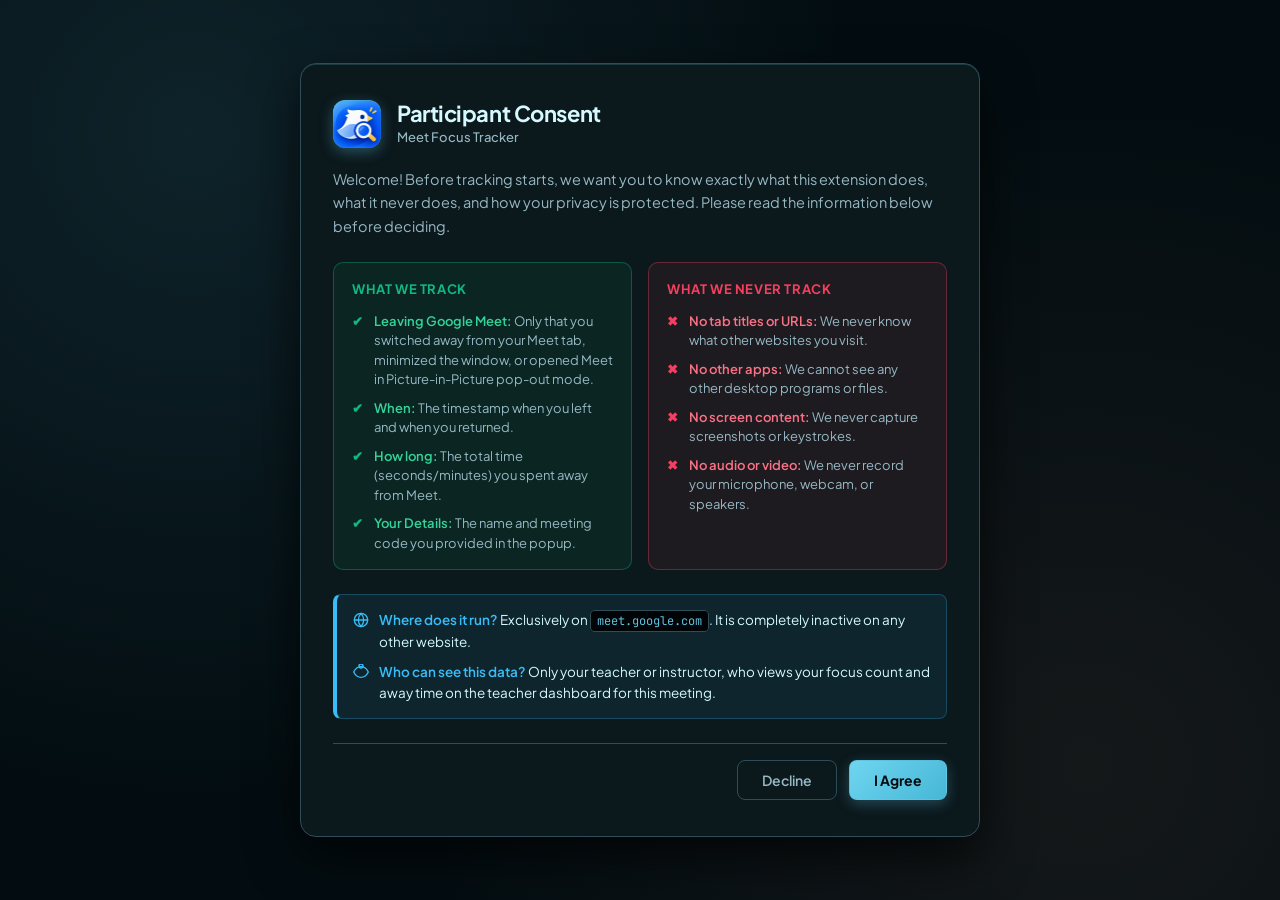
<file: extension/consent.html>
<!DOCTYPE html>
<html lang="en">
<head>
  <meta charset="UTF-8">
  <meta name="viewport" content="width=device-width, initial-scale=1.0">
  <title>Meet Focus Tracker - Participant Consent</title>
  <link rel="icon" type="image/png" href="icon.png">
  <!-- Google Fonts: Plus Jakarta Sans & JetBrains Mono -->
  <link rel="preconnect" href="https://fonts.googleapis.com">
  <link rel="preconnect" href="https://fonts.gstatic.com" crossorigin>
  <link href="https://fonts.googleapis.com/css2?family=Plus+Jakarta+Sans:wght@400;500;600;700;800&family=JetBrains+Mono:wght@500;700&display=swap" rel="stylesheet">
  <style>
    :root {
      --bg-dark: #000407;
      --bg-primary: #030d11;
      --bg-surface: #0b181c;
      --bg-surface-hover: #10242b;
      --border-subtle: #2e4d57;
      --border-focus: #5fc0dd;
      --text-main: #d5f9ff;
      --text-muted: #96b8c3;
      --accent-primary: #5fc0dd;
      --accent-coral: #fb923c;
      --status-active: #10b981;
      --status-idle: #f59e0b;
      --status-away: #f43f5e;
      --status-switch: #38bdf8;
    }

    * {
      box-sizing: border-box;
      margin: 0;
      padding: 0;
    }

    body {
      font-family: 'Plus Jakarta Sans', -apple-system, BlinkMacSystemFont, "Segoe UI", Roboto, Helvetica, Arial, sans-serif;
      background: radial-gradient(circle at 15% 15%, rgba(95, 192, 221, 0.12) 0%, transparent 50%),
                  radial-gradient(circle at 85% 85%, rgba(232, 155, 128, 0.08) 0%, transparent 50%),
                  var(--bg-primary);
      color: var(--text-main);
      line-height: 1.6;
      padding: 40px 20px;
      display: flex;
      justify-content: center;
      align-items: center;
      min-height: 100vh;
      -webkit-font-smoothing: antialiased;
    }

    .consent-card {
      background: var(--bg-surface);
      max-width: 680px;
      width: 100%;
      border-radius: 16px;
      border: 1px solid var(--border-subtle);
      box-shadow: 0 20px 50px rgba(0, 0, 0, 0.7), inset 0 1px 0 rgba(95, 192, 221, 0.2);
      padding: 36px 32px;
    }

    .header {
      display: flex;
      align-items: center;
      gap: 16px;
      margin-bottom: 20px;
    }

    .icon-badge {
      width: 48px;
      height: 48px;
      border-radius: 12px;
      background: linear-gradient(135deg, #5fc0dd 0%, #20809d 100%);
      display: flex;
      align-items: center;
      justify-content: center;
      flex-shrink: 0;
      box-shadow: 0 4px 14px rgba(95, 192, 221, 0.35);
      overflow: hidden;
    }

    .icon-badge img {
      width: 100%;
      height: 100%;
      object-fit: cover;
      display: block;
    }

    h1 {
      font-size: 22px;
      font-weight: 700;
      color: var(--text-main);
      letter-spacing: -0.02em;
      line-height: 1.25;
    }

    .subtitle {
      font-size: 13px;
      color: var(--text-muted);
      font-weight: 500;
    }

    .lead-text {
      font-size: 14.5px;
      color: var(--text-muted);
      margin-bottom: 24px;
      line-height: 1.6;
    }

    .privacy-grid {
      display: grid;
      grid-template-columns: 1fr 1fr;
      gap: 16px;
      margin-bottom: 24px;
    }

    @media (max-width: 600px) {
      .privacy-grid {
        grid-template-columns: 1fr;
      }
      .consent-card {
        padding: 24px 20px;
      }
    }

    .section-box {
      border-radius: 10px;
      padding: 16px 18px;
      font-size: 13.5px;
    }

    .section-box.tracked {
      background-color: rgba(16, 185, 129, 0.08);
      border: 1px solid rgba(16, 185, 129, 0.35);
    }

    .section-box.not-tracked {
      background-color: rgba(244, 63, 94, 0.08);
      border: 1px solid rgba(244, 63, 94, 0.35);
    }

    .section-title {
      font-weight: 700;
      margin-bottom: 12px;
      display: flex;
      align-items: center;
      gap: 8px;
      font-size: 13px;
      text-transform: uppercase;
      letter-spacing: 0.6px;
    }

    .section-box.tracked .section-title {
      color: #10b981;
    }

    .section-box.not-tracked .section-title {
      color: #f43f5e;
    }

    ul.check-list {
      list-style: none;
    }

    ul.check-list li {
      margin-bottom: 9px;
      position: relative;
      padding-left: 22px;
      font-size: 13px;
      line-height: 1.5;
      color: var(--text-muted);
    }

    ul.check-list li:last-child {
      margin-bottom: 0;
    }

    .section-box.tracked ul.check-list li::before {
      content: "✔";
      position: absolute;
      left: 0;
      color: #10b981;
      font-weight: bold;
    }

    .section-box.tracked strong {
      color: #34d399;
      font-weight: 600;
    }

    .section-box.not-tracked ul.check-list li::before {
      content: "✖";
      position: absolute;
      left: 0;
      color: #f43f5e;
      font-weight: bold;
    }

    .section-box.not-tracked strong {
      color: #fb7185;
      font-weight: 600;
    }

    .info-callout {
      background-color: rgba(56, 189, 248, 0.08);
      border: 1px solid rgba(56, 189, 248, 0.25);
      border-left: 4px solid #38bdf8;
      padding: 14px 16px;
      border-radius: 8px;
      margin-bottom: 24px;
      font-size: 13.5px;
      color: var(--text-main);
    }

    .info-callout p {
      margin-bottom: 8px;
      display: flex;
      align-items: flex-start;
      gap: 10px;
    }

    .info-callout p:last-child {
      margin-bottom: 0;
    }

    .info-callout strong {
      color: #38bdf8;
      font-weight: 600;
    }

    .info-callout svg {
      color: #38bdf8;
      flex-shrink: 0;
      margin-top: 3px;
    }

    .info-callout code {
      font-family: 'JetBrains Mono', monospace;
      font-size: 12px;
      background: var(--bg-dark);
      border: 1px solid var(--border-subtle);
      color: var(--accent-primary);
      padding: 2px 6px;
      border-radius: 4px;
    }

    .actions {
      display: flex;
      gap: 12px;
      justify-content: flex-end;
      align-items: center;
      padding-top: 16px;
      border-top: 1px solid var(--border-subtle);
    }

    button {
      font-family: inherit;
      font-size: 14px;
      font-weight: 600;
      padding: 10px 24px;
      border-radius: 8px;
      cursor: pointer;
      transition: all 0.2s cubic-bezier(0.4, 0, 0.2, 1);
    }

    .btn-agree {
      background: linear-gradient(135deg, #6fd5ef 0%, #46b7d7 100%);
      color: #020b0e;
      border: 1px solid rgba(95, 192, 221, 0.5);
      box-shadow: 0 4px 14px rgba(95, 192, 221, 0.3);
      font-weight: 700;
    }

    .btn-agree:hover {
      background: linear-gradient(135deg, #8fe0f5 0%, #5fc0dd 100%);
      box-shadow: 0 6px 18px rgba(95, 192, 221, 0.45);
      transform: translateY(-1px);
    }

    .btn-agree:active {
      transform: translateY(0);
    }

    .btn-agree.agreed {
      background: linear-gradient(135deg, #10b981 0%, #059669 100%);
      border-color: #10b981;
      color: #ffffff;
      box-shadow: 0 4px 14px rgba(16, 185, 129, 0.35);
    }

    .btn-agree.agreed:hover {
      background: linear-gradient(135deg, #34d399 0%, #10b981 100%);
      box-shadow: 0 6px 18px rgba(16, 185, 129, 0.45);
    }

    .btn-decline {
      background: transparent;
      color: var(--text-muted);
      border: 1px solid var(--border-subtle);
    }

    .btn-decline:hover {
      background: rgba(46, 77, 87, 0.25);
      border-color: var(--accent-primary);
      color: var(--text-main);
      transform: translateY(-1px);
    }

    .btn-decline:active {
      transform: translateY(0);
    }

    .status-banner {
      display: none;
      margin-top: 20px;
      padding: 12px 16px;
      border-radius: 8px;
      font-size: 14px;
      font-weight: 600;
      text-align: center;
      transition: all 0.2s ease;
    }

    .status-banner.success {
      background-color: rgba(16, 185, 129, 0.12);
      border: 1px solid rgba(16, 185, 129, 0.4);
      color: #34d399;
    }

    .status-banner.warning {
      background-color: rgba(244, 63, 94, 0.12);
      border: 1px solid rgba(244, 63, 94, 0.4);
      color: #fb7185;
    }
  </style>
</head>
<body>
  <div class="consent-card">
    <div class="header">
      <div class="icon-badge" aria-label="Meet Focus Tracker logo">
        <img src="icon.png" alt="Meet Focus Tracker logo">
      </div>
      <div>
        <h1>Participant Consent</h1>
        <p class="subtitle">Meet Focus Tracker</p>
      </div>
    </div>

    <p class="lead-text">
      Welcome! Before tracking starts, we want you to know exactly what this extension does, what it never does, and how your privacy is protected. Please read the information below before deciding.
    </p>

    <div class="privacy-grid">
      <!-- What is Tracked -->
      <div class="section-box tracked">
        <div class="section-title">
          <span>What We Track</span>
        </div>
        <ul class="check-list">
          <li><strong>Leaving Google Meet:</strong> Only that you switched away from your Meet tab, minimized the window, or opened Meet in Picture-in-Picture pop-out mode.</li>
          <li><strong>When:</strong> The timestamp when you left and when you returned.</li>
          <li><strong>How long:</strong> The total time (seconds/minutes) you spent away from Meet.</li>
          <li><strong>Your Details:</strong> The name and meeting code you provided in the popup.</li>
        </ul>
      </div>

      <!-- What is NOT Tracked -->
      <div class="section-box not-tracked">
        <div class="section-title">
          <span>What We NEVER Track</span>
        </div>
        <ul class="check-list">
          <li><strong>No tab titles or URLs:</strong> We never know what other websites you visit.</li>
          <li><strong>No other apps:</strong> We cannot see any other desktop programs or files.</li>
          <li><strong>No screen content:</strong> We never capture screenshots or keystrokes.</li>
          <li><strong>No audio or video:</strong> We never record your microphone, webcam, or speakers.</li>
        </ul>
      </div>
    </div>

    <div class="info-callout">
      <p>
        <svg width="16" height="16" viewBox="0 0 24 24" fill="none" stroke="currentColor" stroke-width="2" stroke-linecap="round" stroke-linejoin="round">
          <circle cx="12" cy="12" r="10"></circle>
          <line x1="2" y1="12" x2="22" y2="12"></line>
          <path d="M12 2a15.3 15.3 0 0 1 4 10 15.3 15.3 0 0 1-4 10 15.3 15.3 0 0 1-4-10 15.3 15.3 0 0 1 4-10z"></path>
        </svg>
        <span><strong>Where does it run?</strong> Exclusively on <code>meet.google.com</code>. It is completely inactive on any other website.</span>
      </p>
      <p>
        <svg width="16" height="16" viewBox="0 0 24 24" fill="none" stroke="currentColor" stroke-width="2" stroke-linecap="round" stroke-linejoin="round">
          <path d="M1 12s4-8 11-8 11 8 11 8-4 8-11 8-11-8-11-8z"></path>
          <circle cx="12" cy="3" r="3"></circle>
        </svg>
        <span><strong>Who can see this data?</strong> Only your teacher or instructor, who views your focus count and away time on the teacher dashboard for this meeting.</span>
      </p>
    </div>

    <div class="actions">
      <button id="decline-btn" class="btn-decline" type="button">Decline</button>
      <button id="agree-btn" class="btn-agree" type="button">I Agree</button>
    </div>

    <div id="status-message" class="status-banner" role="status" aria-live="polite"></div>
  </div>

  <script src="consent.js"></script>
</body>
</html>
</file>
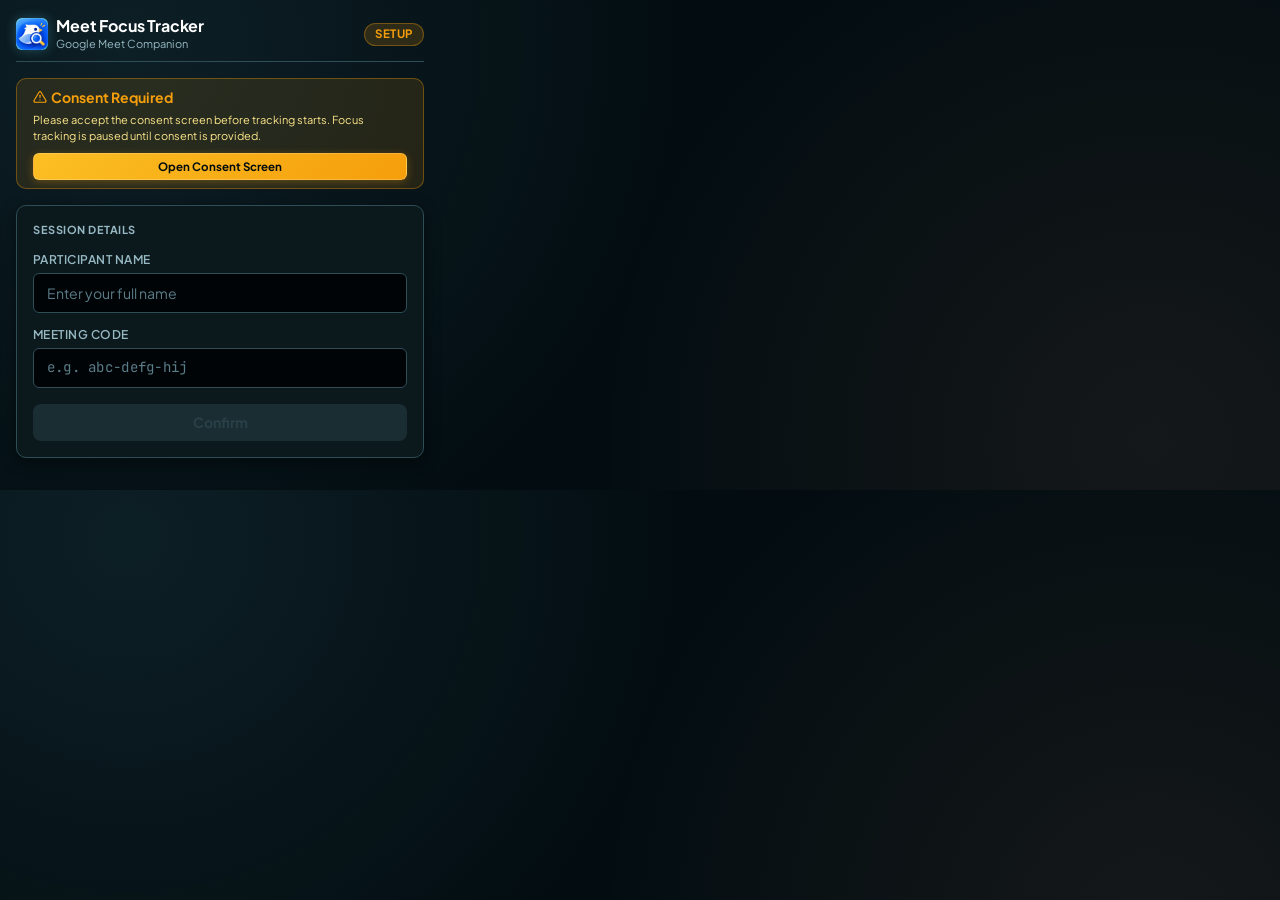
<file: extension/popup.html>
<!DOCTYPE html>
<html lang="en">

<head>
  <meta charset="UTF-8">
  <meta name="viewport" content="width=device-width, initial-scale=1.0">
  <title>Meet Focus Tracker</title>
  <!-- Google Fonts: Plus Jakarta Sans & JetBrains Mono -->
  <link rel="preconnect" href="https://fonts.googleapis.com">
  <link rel="preconnect" href="https://fonts.gstatic.com" crossorigin>
  <link href="https://fonts.googleapis.com/css2?family=Plus+Jakarta+Sans:wght@400;500;600;700;800&family=JetBrains+Mono:wght@500;700&display=swap" rel="stylesheet">
  <!-- Bootstrap 5 CSS CDN -->
  <link rel="stylesheet" href="https://cdn.jsdelivr.net/npm/bootstrap@5.3.3/dist/css/bootstrap.min.css">
  <!-- External popup.css Link (Dark Theme) -->
  <link rel="stylesheet" href="popup.css">
</head>

<body class="p-3">
  <!-- Header with Brand Icon -->
  <header class="d-flex align-items-center justify-content-between pb-2 mb-3">
    <div class="d-flex align-items-center gap-2">
      <div class="brand-icon-mini" aria-label="Meet Focus Tracker logo">
        <img src="icon.png" alt="Meet Focus Tracker logo">
      </div>
      <div>
        <div class="fw-bold fs-6 lh-sm popup-title">Meet Focus Tracker</div>
        <div class="text-secondary small" style="font-size: 11px;">Google Meet Companion</div>
      </div>
    </div>
    <span id="session-badge" class="badge rounded-pill bg-warning-subtle text-warning-emphasis">Setup</span>
  </header>

  <!-- Main Content -->
  <main>
    <!-- Consent Notice: Displayed if consentGiven is not true -->
    <div id="consent-banner" class="alert alert-warning py-2 px-3 mb-3 small" role="alert">
      <div class="fw-bold mb-1 d-flex align-items-center gap-1">
        <svg width="14" height="14" viewBox="0 0 24 24" fill="none" stroke="currentColor" stroke-width="2" stroke-linecap="round" stroke-linejoin="round">
          <path d="M10.29 3.86L1.82 18a2 2 0 0 0 1.71 3h16.94a2 2 0 0 0 1.71-3L13.71 3.86a2 2 0 0 0-3.42 0z"></path>
          <line x1="12" y1="9" x2="12" y2="13"></line>
          <line x1="12" y1="17" x2="12.01" y2="17"></line>
        </svg>
        Consent Required
      </div>
      <p class="mb-2" style="font-size: 11px;">Please accept the consent screen before tracking starts. Focus tracking is paused until consent is provided.</p>
      <button type="button" id="open-consent-btn" class="btn btn-warning btn-sm w-100 fw-semibold btn-consent">
        Open Consent Screen
      </button>
    </div>

    <!-- Section 1: Participant and Meeting Code Setup -->
    <section class="card shadow-sm border-0 mb-3">
      <div class="card-body p-3">
        <div class="d-flex align-items-center justify-content-between mb-2">
          <span class="card-title-label">Session Details</span>
          <button type="button" id="edit-details-btn" class="btn btn-sm btn-link text-decoration-none p-0 hidden d-inline-flex align-items-center gap-1"
            title="Edit name or meeting code">
            <svg width="11" height="11" viewBox="0 0 24 24" fill="none" stroke="currentColor" stroke-width="2" stroke-linecap="round" stroke-linejoin="round">
              <path d="M12 20h9"></path>
              <path d="M16.5 3.5a2.121 2.121 0 0 1 3 3L7 19l-4 1 1-4L16.5 3.5z"></path>
            </svg>
            Edit
          </button>
        </div>

        <!-- Editable Form Inputs -->
        <div id="details-inputs">
          <div class="mb-2">
            <label for="participant-name" class="form-label mb-1">Participant Name</label>
            <input type="text" id="participant-name" class="form-control form-control-sm"
              placeholder="Enter your full name" autocomplete="off" />
          </div>

          <div class="mb-3">
            <label for="meeting-code" class="form-label mb-1">Meeting Code</label>
            <input type="text" id="meeting-code" class="form-control form-control-sm font-monospace"
              placeholder="e.g. abc-defg-hij" autocomplete="off" />
          </div>

          <div class="d-flex gap-2">
            <button type="button" id="cancel-details-btn"
              class="btn btn-outline-secondary btn-sm flex-fill fw-semibold hidden">
              Cancel
            </button>
            <button type="button" id="save-details-btn" class="btn btn-primary btn-sm flex-fill fw-semibold" disabled>
              Confirm
            </button>
          </div>

          <div id="consent-required-hint" class="text-danger text-center small mt-2 hidden" style="font-size: 11px; color: #f43f5e !important;">
            ⚠️ Consent is required before you can confirm your details.
          </div>

          <div id="edit-tracking-notice" class="text-center text-muted mt-2 hidden" style="font-size: 11px;">
            <span class="fw-bold" style="color: #10b981;">●</span> Live tracking continues in background
          </div>
        </div>

        <!-- Saved Details Summary View -->
        <div id="details-summary" class="details-summary p-2 rounded hidden">
          <div class="d-flex justify-content-between align-items-center mb-1 small">
            <span class="text-secondary">Participant</span>
            <span id="summary-name" class="fw-semibold text-truncate" style="max-width: 200px;">-</span>
          </div>
          <div class="d-flex justify-content-between align-items-center small">
            <span class="text-secondary">Meeting Code</span>
            <span id="summary-code" class="font-monospace">-</span>
          </div>
        </div>
      </div>
    </section>

    <!-- Section 2: Real-time Focus Statistics (Hidden until setup is confirmed) -->
    <section id="stats-section" class="stats-section card shadow-sm border-0 mb-3 hidden">
      <div class="card-body p-3">
        <!-- Active Stats Content -->
        <div id="stats-content">
          <div class="d-flex align-items-center justify-content-between mb-2">
            <span class="card-title-label">Focus Statistics</span>
            <span class="live-indicator"><span class="dot"></span> Live</span>
          </div>

          <div class="row g-2 mb-3">
            <div class="col-6">
              <div class="stat-card p-2 text-center rounded">
                <div id="switches-count" class="stat-value fw-bold fs-4 lh-1">0</div>
                <div class="text-secondary fw-semibold mt-1" style="font-size: 10px; letter-spacing: 0.5px;">SWITCHES</div>
              </div>
            </div>
            <div class="col-6">
              <div class="stat-card p-2 text-center rounded">
                <div id="total-away" class="stat-value fw-bold fs-4 lh-1">00:00</div>
                <div class="text-secondary fw-semibold mt-1" style="font-size: 10px; letter-spacing: 0.5px;">TIME AWAY</div>
              </div>
            </div>
          </div>
        </div>
      </div>
    </section>
  </main>

  <script src="popup.js"></script>
</body>

</html>
</file>
<file: extension/popup.css>
/* ==========================================================================
   Meet Focus Tracker - Extension Popup Stylesheet (Dark Cool Cyan Theme)
   Cohesive with Teacher Dashboard
   ========================================================================== */

:root {
  /* Color Palette */
  --bg-primary: #030d11;
  --bg-secondary: #000407;
  --bg-surface: #0b181c;
  --bg-surface-hover: #10242b;
  --bg-surface-glass: rgba(11, 24, 28, 0.85);

  --border-subtle: #2e4d57;
  --border-focus: #5fc0dd;
  --border-highlight: #496973;
  --border-muted: #13323c;

  --text-main: #d5f9ff;
  --text-muted: #96b8c3;
  --text-faint: #5a7d88;

  --accent-primary: #5fc0dd;
  --accent-primary-hover: #78d2ed;
  --accent-secondary: #e89b80;
  --accent-gradient: linear-gradient(135deg, #6fd5ef 0%, #46b7d7 100%);
  --accent-glow: rgba(95, 192, 221, 0.28);

  --success: #10b981;
  --success-bg: rgba(16, 185, 129, 0.16);
  --warning: #f59e0b;
  --warning-bg: rgba(245, 158, 11, 0.16);
  --danger: #f43f5e;
  --danger-bg: rgba(244, 63, 94, 0.16);
  --info: #38bdf8;
  --info-bg: rgba(56, 189, 248, 0.16);
  --coral: #fb923c;
  --coral-bg: rgba(251, 146, 60, 0.16);

  --radius-sm: 6px;
  --radius-md: 10px;
  --radius-lg: 14px;
  --radius-full: 9999px;
}

body {
  width: 440px;
  user-select: none;
  font-family: 'Plus Jakarta Sans', -apple-system, BlinkMacSystemFont, 'Segoe UI', Roboto, sans-serif;
  background-color: var(--bg-primary) !important;
  color: var(--text-main) !important;
  margin: 0;
  padding: 1rem !important;
  line-height: 1.5;
  background-image: 
    radial-gradient(circle at 10% 10%, rgba(95, 192, 221, 0.10) 0%, transparent 45%),
    radial-gradient(circle at 90% 90%, rgba(232, 155, 128, 0.08) 0%, transparent 45%);
}

/* Header */
header {
  border-bottom: 1px solid var(--border-subtle) !important;
}

.popup-title {
  color: #ffffff !important;
  font-weight: 700 !important;
  letter-spacing: -0.01em;
}

.brand-icon-mini {
  width: 32px;
  height: 32px;
  background: var(--accent-gradient);
  border-radius: var(--radius-sm);
  display: flex;
  align-items: center;
  justify-content: center;
  flex-shrink: 0;
  box-shadow: 0 0 12px rgba(95, 192, 221, 0.3);
  overflow: hidden;
}

.brand-icon-mini img {
  width: 100%;
  height: 100%;
  object-fit: cover;
  display: block;
}

.text-secondary {
  color: var(--text-muted) !important;
}

/* Session Status Badges */
#session-badge {
  font-weight: 700;
  font-size: 0.72rem;
  letter-spacing: 0.04em;
  padding: 0.3rem 0.65rem;
  border-radius: var(--radius-full);
  text-transform: uppercase;
}

#session-badge.bg-success-subtle,
.bg-success-subtle {
  background: var(--success-bg) !important;
  color: var(--success) !important;
  border: 1px solid rgba(16, 185, 129, 0.35) !important;
}

#session-badge.bg-warning-subtle,
.bg-warning-subtle {
  background: var(--warning-bg) !important;
  color: var(--warning) !important;
  border: 1px solid rgba(245, 158, 11, 0.35) !important;
}

/* Consent Required Alert Banner */
#consent-banner {
  background: rgba(245, 158, 11, 0.12) !important;
  border: 1px solid rgba(245, 158, 11, 0.35) !important;
  color: #fde68a !important;
  border-radius: var(--radius-md) !important;
}

#consent-banner .fw-bold {
  color: var(--warning) !important;
}

#open-consent-btn,
.btn-consent {
  background: linear-gradient(135deg, #fbbf24 0%, #f59e0b 100%) !important;
  border: 1px solid rgba(255, 255, 255, 0.2) !important;
  color: #020b0e !important;
  font-size: 11.5px !important;
  font-weight: 700 !important;
  border-radius: var(--radius-sm) !important;
  box-shadow: 0 2px 8px rgba(245, 158, 11, 0.3) !important;
  transition: all 0.15s ease !important;
}

#open-consent-btn:hover,
.btn-consent:hover {
  background: linear-gradient(135deg, #fde68a 0%, #fbbf24 100%) !important;
  box-shadow: 0 4px 14px rgba(245, 158, 11, 0.45) !important;
  transform: translateY(-1px);
}

/* Cards */
.card {
  background: var(--bg-surface) !important;
  border: 1px solid var(--border-subtle) !important;
  border-radius: var(--radius-md) !important;
  box-shadow: 0 4px 16px rgba(0, 0, 0, 0.45) !important;
  color: var(--text-main) !important;
}

.card-title-label {
  font-size: 11px;
  letter-spacing: 0.5px;
  font-weight: 700;
  text-transform: uppercase;
  color: var(--text-muted) !important;
}

/* Form Controls */
.form-label {
  color: var(--text-muted) !important;
  font-size: 0.75rem !important;
  text-transform: uppercase;
  letter-spacing: 0.04em;
  font-weight: 600 !important;
}

.form-control {
  background: var(--bg-secondary) !important;
  border: 1px solid var(--border-subtle) !important;
  color: #ffffff !important;
  border-radius: var(--radius-sm) !important;
  padding: 0.52rem 0.8rem !important;
  font-family: inherit;
  font-size: 0.88rem !important;
  transition: border-color 0.15s ease, box-shadow 0.15s ease !important;
}

.form-control:focus {
  background: var(--bg-secondary) !important;
  border-color: var(--border-focus) !important;
  box-shadow: 0 0 0 3px rgba(95, 192, 221, 0.25) !important;
  color: #ffffff !important;
}

.form-control::placeholder {
  color: var(--text-faint) !important;
}

.form-control.font-monospace {
  font-family: 'JetBrains Mono', monospace !important;
  letter-spacing: 0.02em;
}

/* Buttons */
.btn-primary,
#save-details-btn {
  background: linear-gradient(135deg, #6fd5ef 0%, #46b7d7 100%) !important;
  border: 1px solid rgba(255, 255, 255, 0.2) !important;
  color: #020b0e !important;
  font-weight: 700 !important;
  box-shadow: 0 2px 8px rgba(70, 183, 215, 0.3), inset 0 1px 0 rgba(255, 255, 255, 0.3) !important;
  border-radius: 8px !important;
  padding: 0.45rem 1rem !important;
  transition: all 0.15s ease !important;
}

.btn-primary:hover:not(:disabled),
#save-details-btn:hover:not(:disabled) {
  background: linear-gradient(135deg, #7ee0f9 0%, #54c5e5 100%) !important;
  box-shadow: 0 4px 14px rgba(70, 183, 215, 0.45), inset 0 1px 0 rgba(255, 255, 255, 0.4) !important;
  transform: translateY(-1px);
}

.btn-primary:disabled,
#save-details-btn:disabled {
  opacity: 0.4 !important;
  cursor: not-allowed !important;
  box-shadow: none !important;
  background: var(--border-subtle) !important;
  border-color: transparent !important;
  color: var(--text-faint) !important;
}

.btn-outline-secondary,
#cancel-details-btn,
#reset-cancel-btn {
  background: transparent !important;
  border: 1px solid var(--border-subtle) !important;
  color: var(--text-muted) !important;
  border-radius: 8px !important;
  font-weight: 600 !important;
  padding: 0.45rem 1rem !important;
  transition: all 0.15s ease !important;
}

.btn-outline-secondary:hover,
#cancel-details-btn:hover,
#reset-cancel-btn:hover {
  background: var(--bg-surface-hover) !important;
  border-color: var(--border-focus) !important;
  color: var(--text-main) !important;
}

#edit-details-btn {
  color: var(--accent-primary) !important;
  font-weight: 600;
  font-size: 0.78rem;
  transition: color 0.15s ease;
}

#edit-details-btn:hover {
  color: var(--accent-primary-hover) !important;
}

/* Details Summary Box */
#details-summary,
.details-summary {
  background: var(--bg-secondary) !important;
  border: 1px solid var(--border-subtle) !important;
  border-radius: var(--radius-sm) !important;
  padding: 0.75rem !important;
}

#summary-name {
  color: #ffffff !important;
  font-weight: 600 !important;
}

#summary-code {
  background: rgba(56, 189, 248, 0.16) !important;
  color: #38bdf8 !important;
  border: 1px solid rgba(56, 189, 248, 0.35) !important;
  font-family: 'JetBrains Mono', monospace !important;
  font-size: 0.8rem !important;
  padding: 0.25rem 0.55rem !important;
  border-radius: var(--radius-sm) !important;
}

/* Stats Section & Cards */
.stat-card {
  background: var(--bg-secondary) !important;
  border: 1px solid var(--border-subtle) !important;
  border-radius: var(--radius-md) !important;
  box-shadow: 0 2px 8px rgba(0, 0, 0, 0.35) !important;
  padding: 0.85rem !important;
}

#switches-count {
  color: #38bdf8 !important; /* Saturated Electric Sky Cyan */
  font-size: 1.75rem !important;
  letter-spacing: -0.02em;
}

#total-away {
  color: #fb923c !important; /* Saturated Warm Coral */
  font-size: 1.75rem !important;
  font-family: 'JetBrains Mono', monospace !important;
  letter-spacing: -0.02em;
}

.stat-card .text-secondary {
  color: var(--text-muted) !important;
}

/* Pulsing Live Indicator */
.live-indicator {
  display: flex;
  align-items: center;
  gap: 5px;
  font-size: 11px;
  font-weight: 700;
  color: var(--success) !important;
}

.live-indicator .dot {
  width: 7px;
  height: 7px;
  background-color: var(--success) !important;
  border-radius: 50%;
  box-shadow: 0 0 6px var(--success);
  animation: pulse-dot 2s infinite;
}

@keyframes pulse-dot {
  0% {
    transform: scale(0.95);
    box-shadow: 0 0 0 0 rgba(16, 185, 129, 0.6);
  }
  70% {
    transform: scale(1);
    box-shadow: 0 0 0 6px rgba(16, 185, 129, 0);
  }
  100% {
    transform: scale(0.95);
    box-shadow: 0 0 0 0 rgba(16, 185, 129, 0);
  }
}

/* Divider lines inside cards */
.border-top {
  border-top: 1px solid var(--border-subtle) !important;
}

/* Locked Card State */
#stats-section.locked,
.stats-section.locked {
  background-color: var(--bg-surface) !important;
  border: 1px dashed var(--border-subtle) !important;
}

/* Visibility Helper */
.hidden {
  display: none !important;
}
</file>
